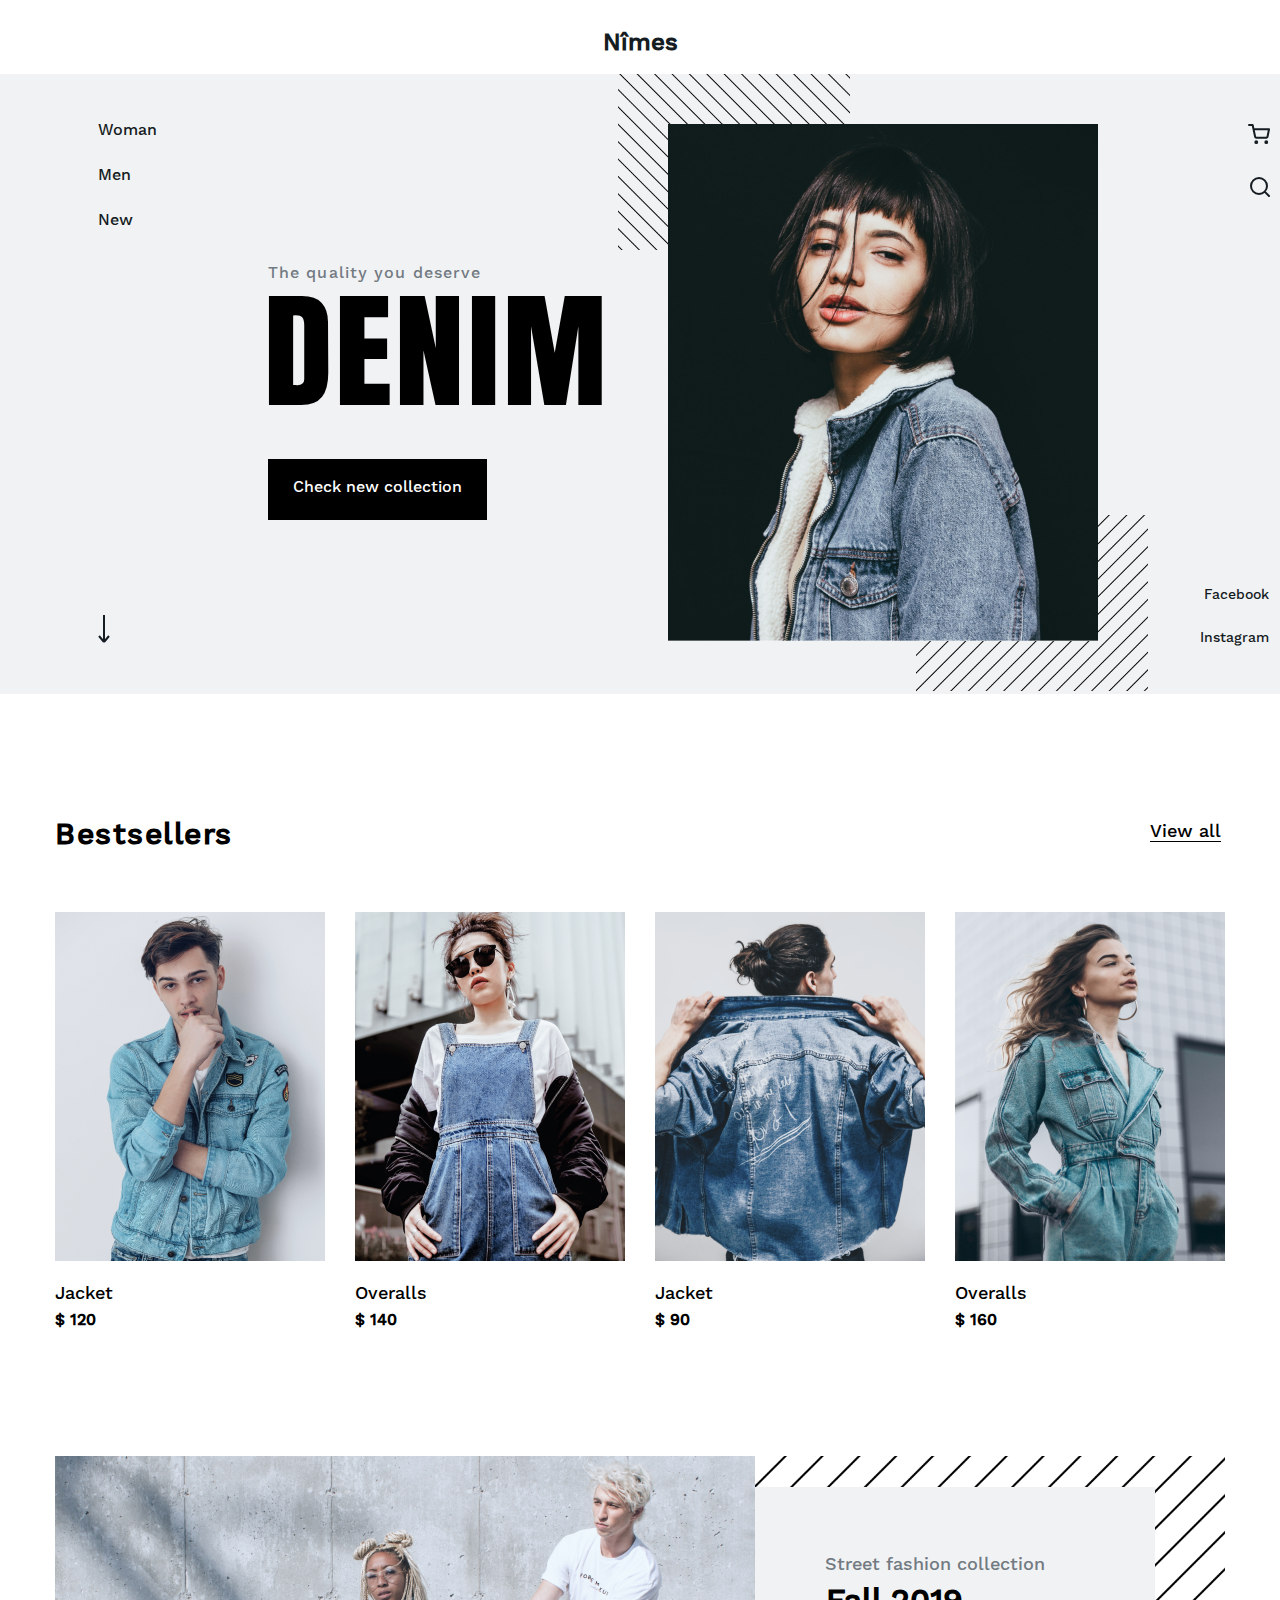
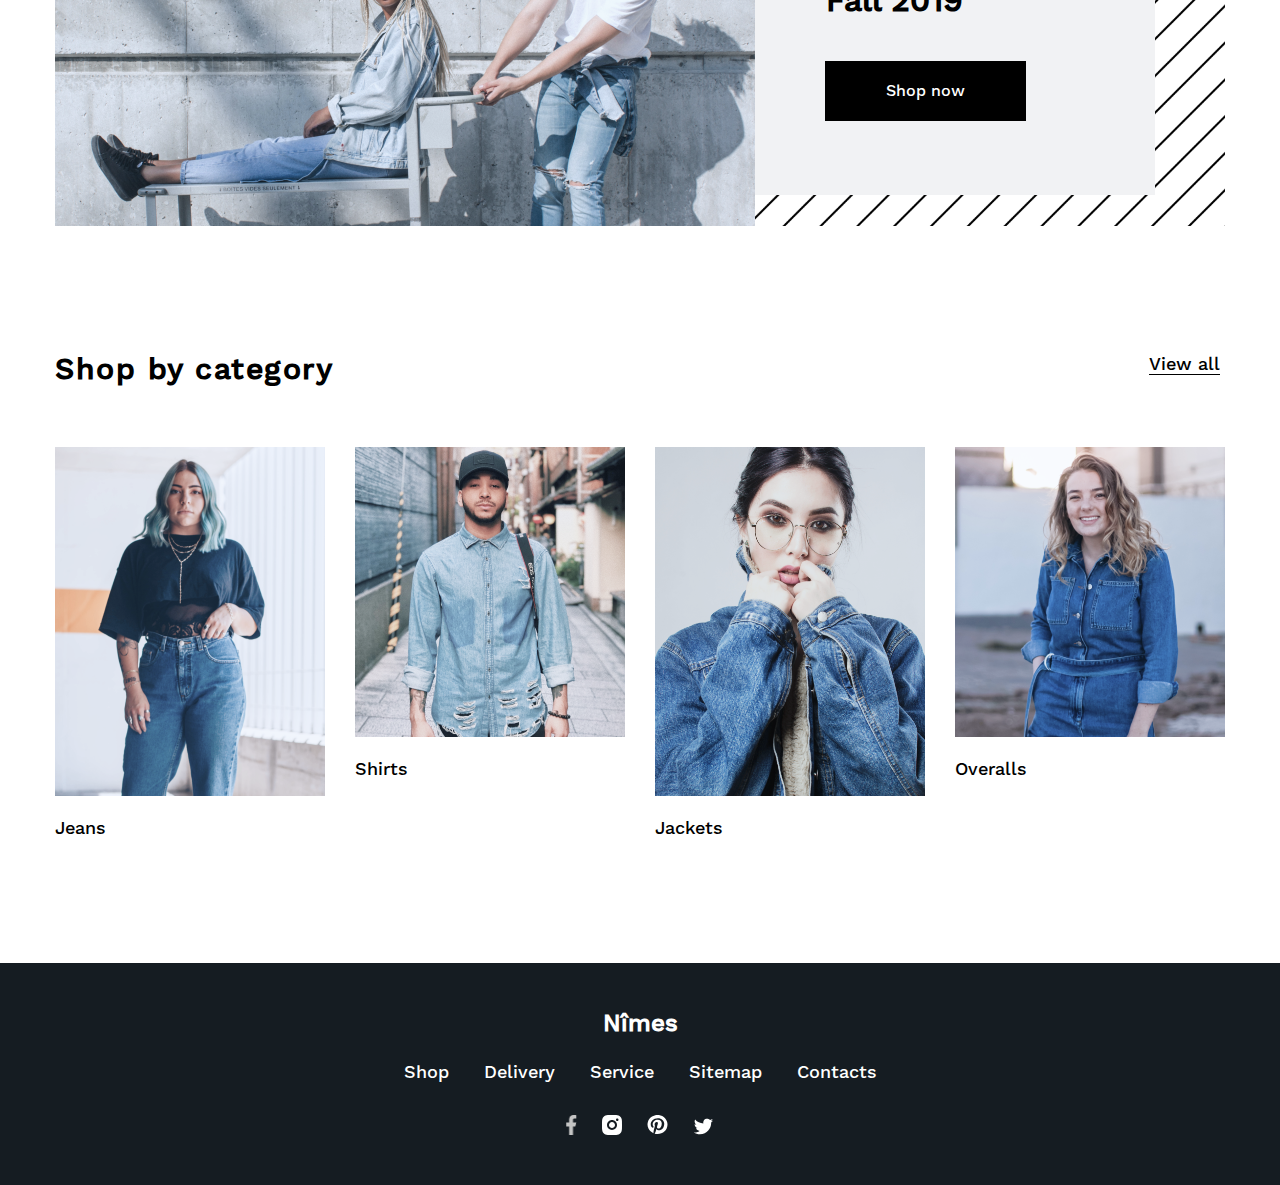
<file: index.html>
<!DOCTYPE html>
<html lang="ru">
  <link rel="stylesheet" href="stylesheet.css" />
  <head>
    <title>Макет №1</title>
  </head>
  <body>
    <header>
      <div>
        <h1 class="underheader">Nîmes</h1>
      </div>
      <div class="rezin">
        <div class="row main-header">
          <div class="floatted menu-block">
            <div>
              <ul class="head-padding">
                <li class="link-padd">
                  <a href="catalog.html" class="goodlinks">Woman</a>
                </li>
                <li class="link-padd">
                  <a href="catalog.html" class="goodlinks">Men</a>
                </li>
                <li><a href="catalog.html" class="goodlinks">New</a></li>
              </ul>
            </div>
            <div class="arrow-down">
              <img
                src="img/downarrow.svg"
                class="head-pic"
                width="12"
                height="29"
              />
            </div>
          </div>
          <div class="floatted btn-block">
            <div class="small-text">The quality you deserve</div>
            <div class="logo-text">DENIM</div>
            <form>
              <button><a href="catalog.html">Check new collection </a></button>
            </form>
          </div>
          <div class="floatted">
            <div class="portrait">
              <img
                src="img/matheus-ferrero-G1T-uv4n31U-unsplash.jpg"
                width="430"
                height="517"
              />
            </div>
          </div>
          <div class="floatted rigth-side">
            <div class="rigth-pic">
              <img src="img/cart.svg" style="padding-bottom: 30px;" />
              <img src="img/search.svg" style="padding-left: 2px;" />
            </div>
            <div class="socials">
              <ul>
                <li class="link-padd">
                  <a href="#" class="goodlinks">Facebook</a>
                </li>
                <li><a href="#" class="goodlinks">Instagram</a></li>
              </ul>
            </div>
          </div>
        </div>
      </div>
    </header>
    <main>
      <section class="content">
        <div class="row pd-bot">
          <div class="floatted"><h3>Bestsellers</h3></div>
          <div class="floatted rigth-link1">
            <a href="catalog.html" class="links">View all</a>
          </div>
        </div>
        <div class="row">
          <div class="floatted pd">
            <img
              src="img/jacket1.png"
              alt="jacket1.png"
              width="270"
              height="349"
            />
            <div class="products"><a href="productcard.html">Jacket</a></div>
            <div class="price">$ 120</div>
          </div>
          <div class="floatted pd">
            <img
              src="img/overals1.png"
              alt="overals1.png"
              width="270"
              height="349"
            />
            <div class="products"><a href="productcard.html">Overalls</a></div>
            <div class="price">$ 140</div>
          </div>
          <div class="floatted pd">
            <img
              src="img/jacket2.png"
              alt="jacket2.png"
              width="270"
              height="349"
            />
            <div class="products"><a href="productcard.html">Jacket</a></div>
            <div class="price">$ 90</div>
          </div>
          <div class="floatted">
            <img
              src="img/overals2.png"
              alt="overals2.png"
              width="270"
              height="349"
            />
            <div class="products"><a href="productcard.html">Overalls</a></div>
            <div class="price">$ 160</div>
          </div>
        </div>
      </section>
      <section class="content">
        <div class="row">
          <div class="adv">
            <div class="floatted">
              <img
                src="img/advpic.png"
                alt="advpic.png"
                width="700"
                height="370"
              />
            </div>
            <div class="floatted adv-outer">
              <div class="adv-inner">
                <div class="small-adv-text">Street fashion collection</div>
                <div class="adv-text">Fall 2019</div>
                <form>
                  <button class="shop-btn"><a href="catalog.html">Shop now </a></button>
                </form>
              </div>
            </div>
          </div>
        </div>
      </section>
      <section class="content">
        <div class="row pd-bot">
          <div class="floatted"><h3>Shop by category</h3></div>
          <div class="floatted rigth-link2">
            <a href="catalog.html" class="links">View all</a>
          </div>
        </div>
        <div class="row">
          <div class="floatted pd">
            <img src="img/jeans.png" alt="jeans.png" width="270" height="349" />
            <div class="products pd-bot2"><a href="catalog.html">Jeans</a></div>
          </div>
          <div class="floatted pd">
            <img
              src="img/shirts.png"
              alt="shirts.png"
              width="270"
              height="290"
            />
            <div class="products"><a href="catalog.html">Shirts</a></div>
          </div>
          <div class="floatted pd">
            <img
              src="img/jackets.png"
              alt="jackets.png"
              width="270"
              height="349"
            />
            <div class="products"><a href="catalog.html">Jackets</a></div>
          </div>
          <div class="floatted">
            <img
              src="img/overalls.png"
              alt="overalls.png"
              width="270"
              height="290"
            />
            <div class="products"><a href="catalog.html">Overalls</a></div>
          </div>
        </div>
      </section>
    </main>
    <footer>
      <div>
        <h4>Nîmes</h4>
      </div>
      <div>
        <ul class="footer-menu">
          <li><a href="#" class="footer-text">Shop</a></li>
          <li><a href="#" class="footer-text">Delivery</a></li>
          <li><a href="#" class="footer-text">Service</a></li>
          <li><a href="#" class="footer-text">Sitemap</a></li>
          <li><a href="#" class="footer-text">Contacts</a></li>
        </ul>
      </div>
      <div
        class="center-align"
        style="padding-top: 34px; padding-bottom: 38px;"
      >
        <img src="img/facebook.png" width="10.94px" height="20px" />
        <img src="img/instagram.svg" width="20px" height="20px" />
        <img src="img/printest.svg" width="20.84px" height="20px" />
        <img src="img/tweeter.svg" width="20.38px" height="16.57px" />
      </div>
    </footer>
  </body>
</html>
</file>
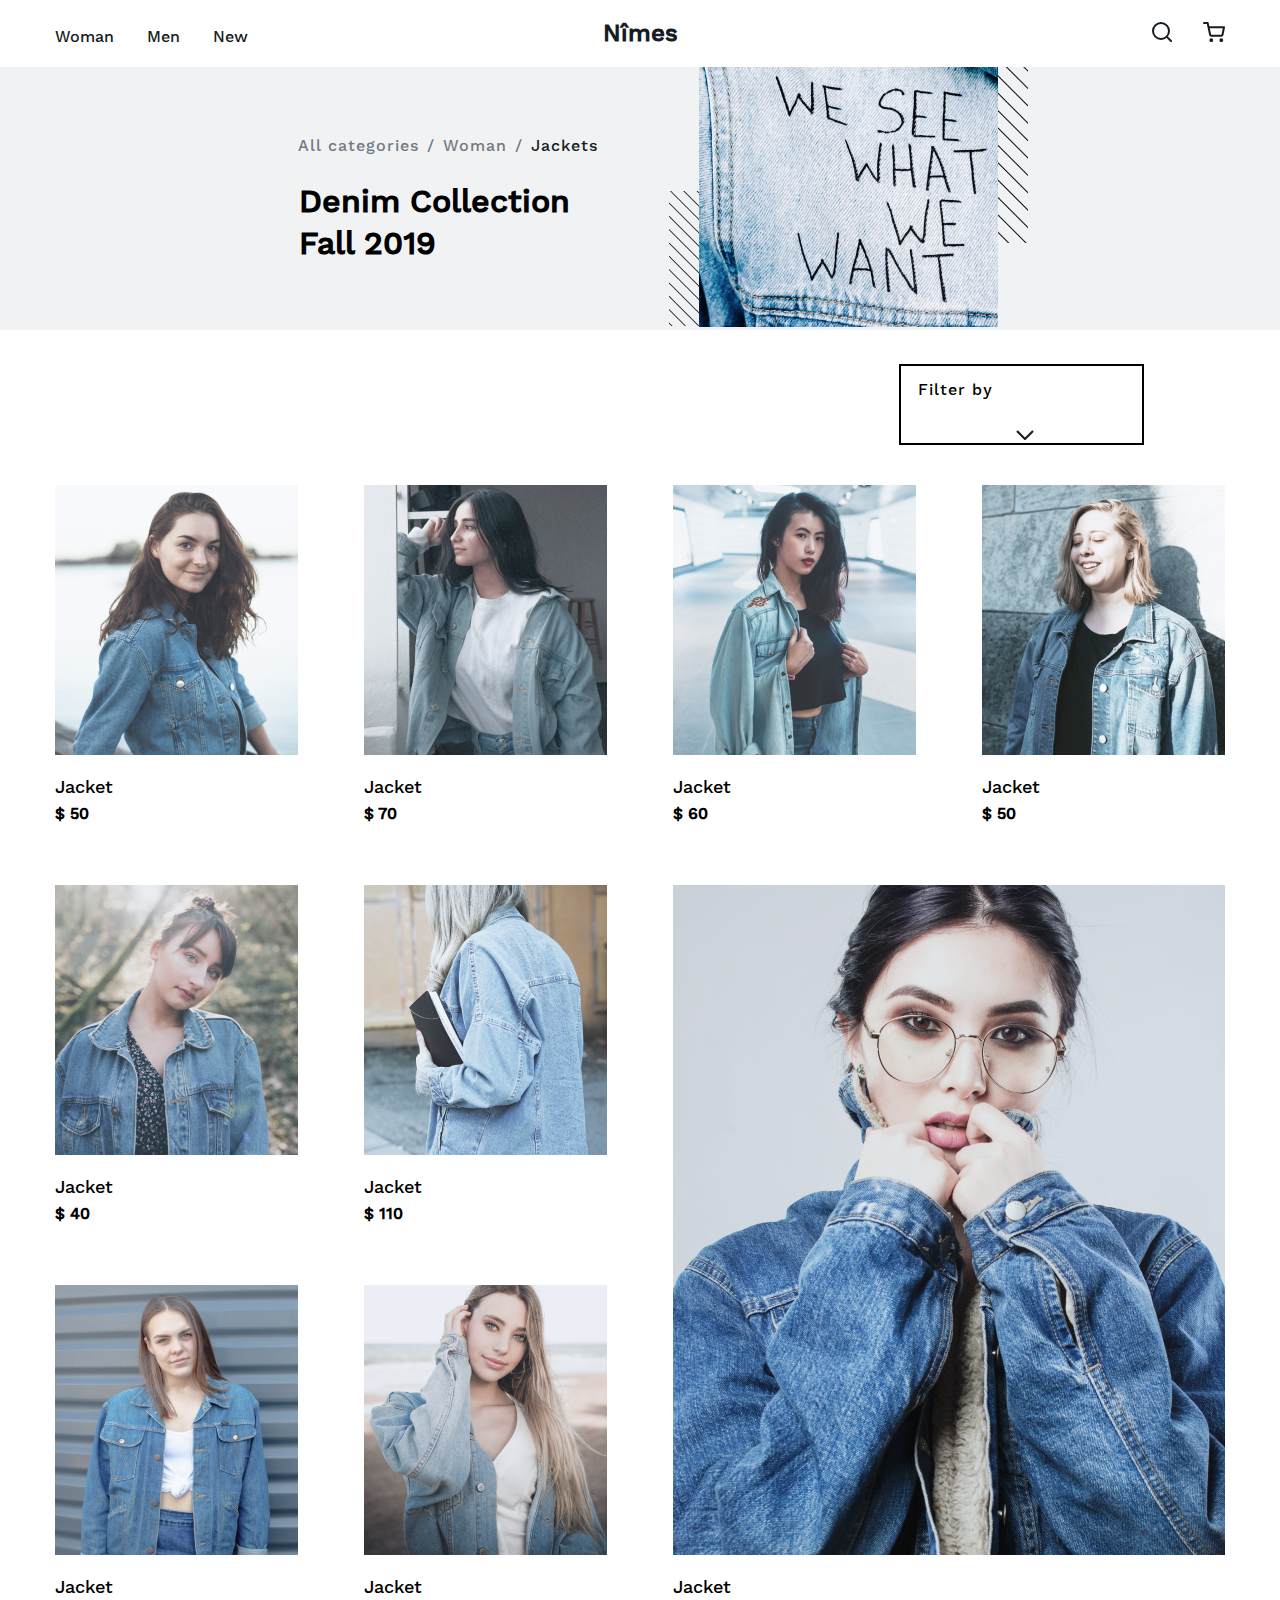
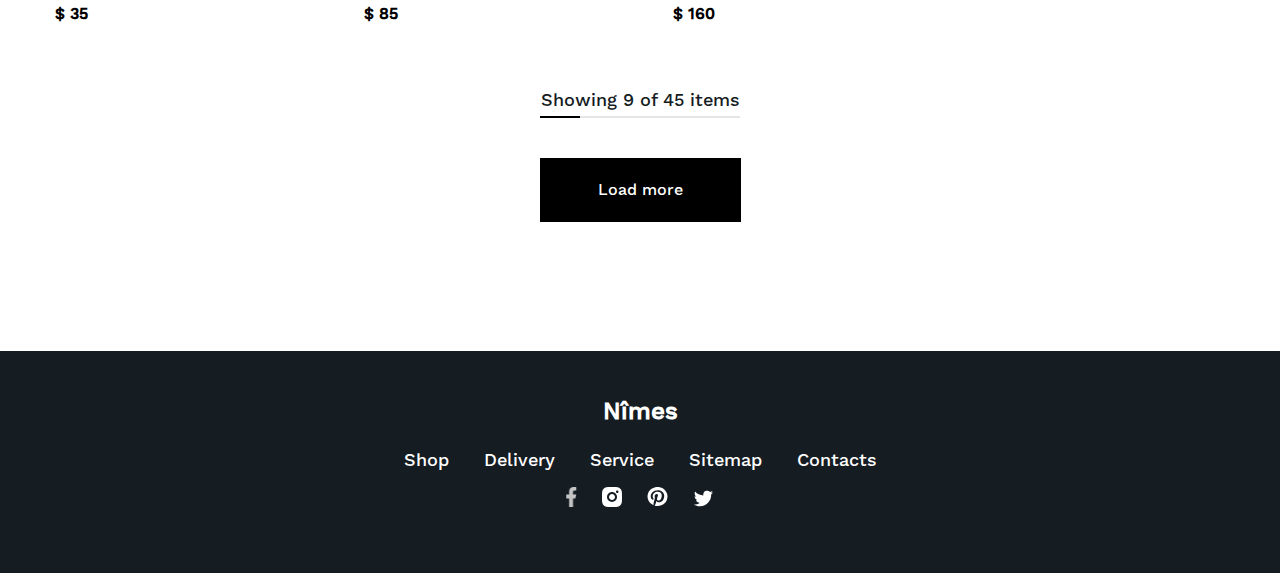
<file: catalog.html>
<!DOCTYPE html>
<html lang="ru">
  <link rel="stylesheet" href="stylesheet.css" />
  <head>
    <title>Макет №1</title>
  </head>
  <body>
    <header>
      <div class="centred ">
        <div class=" row underheader-margin">
          <div class="floatted ">
            <ul class="cat-menu-top">
              <li><a href="#" class="goodlinks">Woman</a></li>
              <li><a href="#" class="goodlinks">Men</a></li>
              <li><a href="#" class="goodlinks">New</a></li>
            </ul>
          </div>
          <div class="floatted">
            <div class="centred-title">
              <h1 class="underheader title-name">Nîmes</h1>
            </div>
          </div>
          <div class="floatted underheader-pic">
            <div class="floatted small-pic" style="padding-right: 31px;">
              <img src="img/search.svg" />
            </div>
            <div class="floatted small-pic">
              <img src="img/cart.svg" />
            </div>
          </div>
        </div>
      </div>
      <div class="rezin">
        <div class="row cat-header-main">
          <div class="floatted cat-header-main cat-left-side"></div>
          <div class="floatted cat-header-main left-block">
            <div>
              <ul class="row-links">
                <li>
                  <a href="index.html" class="goodlinks1">All categories</a>
                </li>
                <li class="goodlinks1">/</li>
                <li><a href="#" class="goodlinks1">Woman</a></li>
                <li class="goodlinks1">/</li>
                <li><a href="#" class="goodlinks">Jackets</a></li>
              </ul>
            </div>
            <div class="adv-text cat-text">
              <div class="cat-text">Denim Collection</div>
              <div class="cat-text">Fall 2019</div>
            </div>
          </div>
          <div class="floatted ">
            <div class="jacket-pic">
              <img
                src="img/headpic.png"
                width="299"
                height="260"
                class="cat-front-pic"
              />
            </div>
          </div>
          <div class="floatted cat-header-main cat-rigth-side"></div>
        </div>
      </div>
    </header>
    <main>
      <section>
        <div class="menu-row">
          <div class="fmenu">
            <div class="row border-row">
              <div class="floatted filter-by ">Filter by</div>
              <div class="floatted farrow1 ">
                <div class="points ">
                  <div class="border-row1">
                    <div class="row ">
                      <div class="floatted price-row">Price</div>
                      <div class="floatted farrow2">
                        <div class="price-block">
                          <div class="row ">
                            <div class="thumb1 floatted">
                              <input type="range" />
                            </div>
                            <div class="thumb2 floatted">
                              <input type="range" />
                            </div>
                          </div>
                          <div class="price-slide row ">
                            <div class="slider-price1  floatted">$ 40</div>
                            <div class="slider-price2  floatted">$ 240</div>
                          </div>
                        </div>
                      </div>
                    </div>
                  </div>
                  <div class="border-row1">
                    <div class="row ">
                      <div class="floatted  color-row ">Color</div>
                      <div class="floatted farrow3">
                        <div class="color-block ">
                          <div class="circle-choise1">
                            <div class="circle1 color1"></div>
                          </div>
                          <div class="circle-choise2">
                            <div class="circle1 color2"></div>
                          </div>
                          <div class="circle-choise3">
                            <div class="circle1 color3"></div>
                          </div>
                          <div class="circle-choise4">
                            <div class="circle1 color4"></div>
                          </div>
                          <div class="circle-choise5">
                            <div class="circle1 color5"></div>
                          </div>
                          <div class="circle-choise6">
                            <div class="circle1 color6"></div>
                          </div>
                        </div>
                      </div>
                    </div>
                  </div>
                  <div class="border-row1">
                    <div class="row">
                      <div class="floatted collection-row">Collection</div>
                      <div class="floatted farrow4">
                        <div class="collection-block">
                          <div class="row ">
                            <div class="floatted collection-pd">Casual</div>
                            <div class="floatted collection-pd">Petite</div>
                          </div>
                          <div class="row ">
                            <div class="floatted collection-pd" collection-pd>
                              Classic
                            </div>
                            <div class="floatted collection-pd">Soulluxe</div>
                          </div>
                        </div>
                      </div>
                    </div>
                  </div>
                  <div class="fmenu-pd"></div>
                  <div class="apply">Apply (9 products)</div>
                  <div class="clear-all">Clear all</div>
                </div>
              </div>
            </div>
          </div>
        </div>
        <div class="cat-content">
          <div class="row">
            <div class="floatted cat-pd">
              <img
                src="img/jack1.png"
                alt="jacket1.png"
                width="243"
                height="270"
              />
              <div class="products"><a href="productcard.html">Jacket</a></div>
              <div class="price">$ 50</div>
            </div>

            <div class="floatted cat-pd">
              <img
                src="img/jack2.png"
                alt="jacket1.png"
                width="243"
                height="270"
              />
              <div class="products"><a href="productcard.html">Jacket</a></div>
              <div class="price">$ 70</div>
            </div>

            <div class="floatted cat-pd">
              <img
                src="img/jack3.png"
                alt="jacket1.png"
                width="243"
                height="270"
              />
              <div class="products"><a href="productcard.html">Jacket</a></div>
              <div class="price">$ 60</div>
            </div>

            <div class="floatted">
              <img
                src="img/jack4.png"
                alt="jacket1.png"
                width="243"
                height="270"
              />
              <div class="products"><a href="productcard.html">Jacket</a></div>
              <div class="price">$ 50</div>
            </div>
          </div>
          <div class="row">
            <div class="floatted">
              <div class="row">
                <div class="floatted cat-pd">
                  <img
                    src="img/jack5.png"
                    alt="jacket1.png"
                    width="243"
                    height="270"
                  />
                  <div class="products">
                    <a href="productcard.html">Jacket</a>
                  </div>
                  <div class="price">$ 40</div>
                </div>

                <div class="floatted cat-pd">
                  <img
                    src="img/jack6.png"
                    alt="jacket1.png"
                    width="243"
                    height="270"
                  />
                  <div class="products">
                    <a href="productcard.html">Jacket</a>
                  </div>
                  <div class="price">$ 110</div>
                </div>
              </div>
              <br />

              <div class="row">
                <div class="floatted cat-pd">
                  <img
                    src="img/jack7.png"
                    alt="jacket1.png"
                    width="243"
                    height="270"
                  />
                  <div class="products">
                    <a href="productcard.html">Jacket</a>
                  </div>
                  <div class="price">$ 35</div>
                </div>

                <div class="floatted cat-pd">
                  <img
                    src="img/jack8.png"
                    alt="jacket1.png"
                    width="243"
                    height="270"
                  />
                  <div class="products">
                    <a href="productcard.html">Jacket</a>
                  </div>
                  <div class="price">$ 85</div>
                </div>
              </div>
            </div>

            <div class="floatted">
              <img
                src="img/jack9.png"
                alt="jacket1.png"
                width="552"
                height="670"
              />
              <div class="products"><a href="productcard.html">Jacket</a></div>
              <div class="price">$ 160</div>
            </div>
          </div>
        </div>
      </section>

      <div>
        <div class="scroll">
          Showing 9 of 45 items
          <div class="thumb3">
            <input type="range" min="0" max="5" step="1" value="0" />
          </div>
        </div>
      </div>
      <div class="cat-content">
        <form>
          <button class="load-btn"><a href="#">Load more </a></button>
        </form>
      </div>
    </main>
    <footer>
      <div>
        <h4>Nîmes</h4>
      </div>
      <div>
        <ul class="footer-menu">
          <li><a href="#" class="footer-text">Shop</a></li>
          <li><a href="#" class="footer-text">Delivery</a></li>
          <li><a href="#" class="footer-text">Service</a></li>
          <li><a href="#" class="footer-text">Sitemap</a></li>
          <li><a href="#" class="footer-text">Contacts</a></li>
        </ul>
      </div>
      <div
        class="center-align"
        style="padding-top: 17.5px; padding-bottom: 38px;"
      >
        <img src="img/facebook.png" width="10.94px" height="20px" />
        <img src="img/instagram.svg" width="20px" height="20px" />
        <img src="img/printest.svg" width="20.84px" height="20px" />
        <img src="img/tweeter.svg" width="20.38px" height="16.57px" />
      </div>
    </footer>
  </body>
</html>
</file>
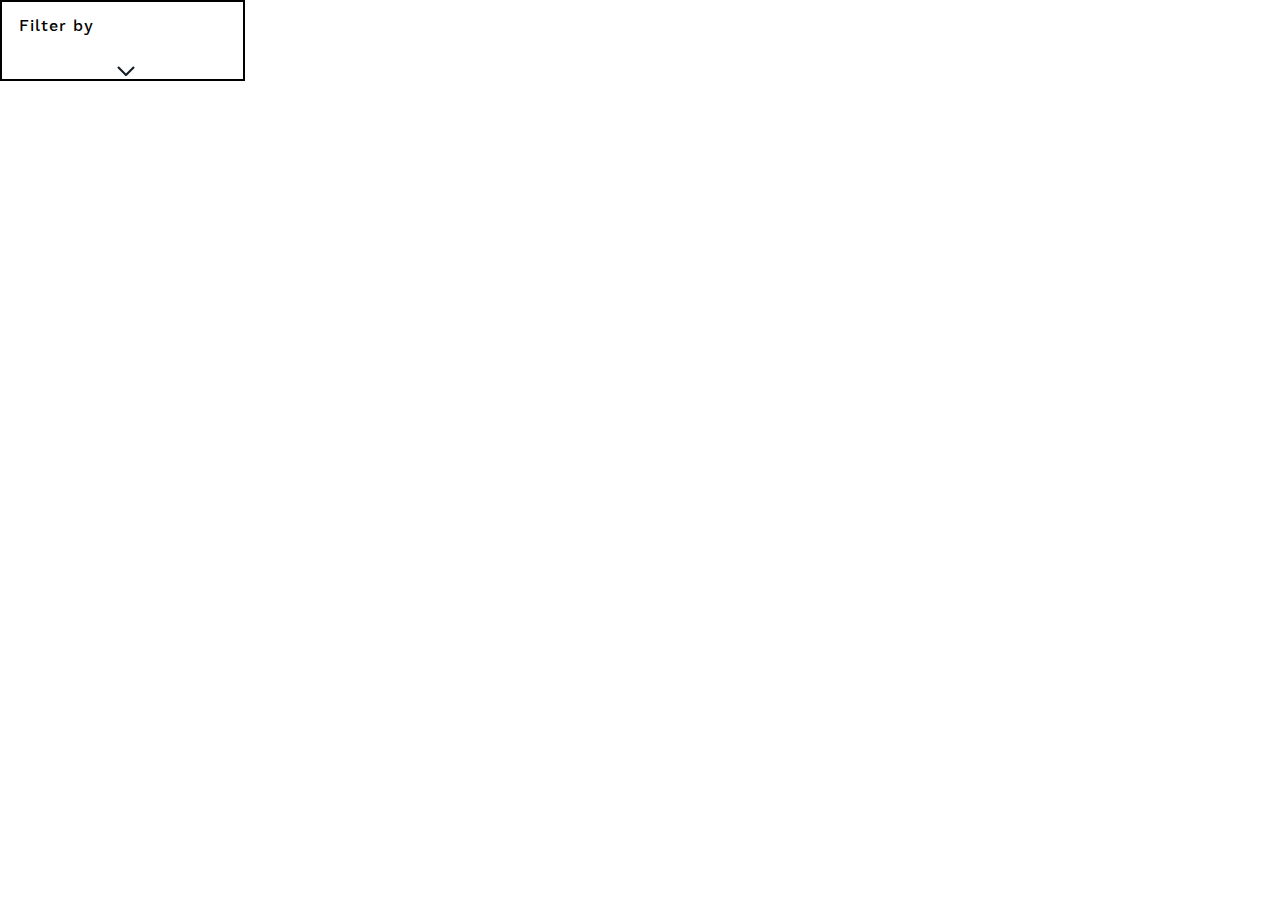
<file: fallenmenu.html>
<!DOCTYPE html>
<html lang="ru">
  <link rel="stylesheet" href="stylesheet.css" />
  <head>
    <meta charset="UTF-8" />
    <meta name="viewport" content="width=device-width, initial-scale=1.0" />
    <meta http-equiv="X-UA-Compatible" content="ie=edge" />
    <title>Document</title>
  </head>
  <body>
    <div class="fmenu">
      <div class="row border-row">
        <div class="floatted filter-by ">Filter by</div>
        <div class="floatted farrow1 ">
          <div class="points ">
            <div class="border-row1">
              <div class="row ">
                <div class="floatted price-row">Price</div>
                <div class="floatted farrow2">
                  <div class="price-block">
                    <div class="row ">
                      <div class="thumb1 floatted"><input type="range" /></div>
                      <div class="thumb2 floatted"><input type="range" /></div>
                    </div>
                    <div class="price-slide row ">
                      <div class="slider-price1  floatted">$ 40</div>
                      <div class="slider-price2  floatted">$ 240</div>
                    </div>
                  </div>
                </div>
              </div>
            </div>
            <div class="border-row1">
              <div class="row ">
                <div class="floatted  color-row ">Color</div>
                <div class="floatted farrow3">
                  <div class="color-block ">
                    <div class="circle-choise1">
                      <div class="circle1 color1"></div>
                    </div>
                    <div class="circle-choise2">
                      <div class="circle1 color2"></div>
                    </div>
                    <div class="circle-choise3">
                      <div class="circle1 color3"></div>
                    </div>
                    <div class="circle-choise4">
                      <div class="circle1 color4"></div>
                    </div>
                    <div class="circle-choise5">
                      <div class="circle1 color5"></div>
                    </div>
                    <div class="circle-choise6">
                      <div class="circle1 color6"></div>
                    </div>
                  </div>
                </div>
              </div>
            </div>
            <div class="border-row1">
              <div class="row">
                <div class="floatted collection-row">Collection</div>
                <div class="floatted farrow4">
                  <div class="collection-block">
                    <div class="row ">
                      <div class="floatted collection-pd">Casual</div>
                      <div class="floatted collection-pd">Petite</div>
                    </div>
                    <div class="row ">
                      <div class="floatted collection-pd" collection-pd>
                        Classic
                      </div>
                      <div class="floatted collection-pd">Soulluxe</div>
                    </div>
                  </div>
                </div>
              </div>
            </div>
            <div class="fmenu-pd"></div>
            <div class="apply">Apply (9 products)</div>
            <div class="clear-all">Clear all</div>
          </div>
        </div>
      </div>
    </div>
  </body>
</html>
</file>
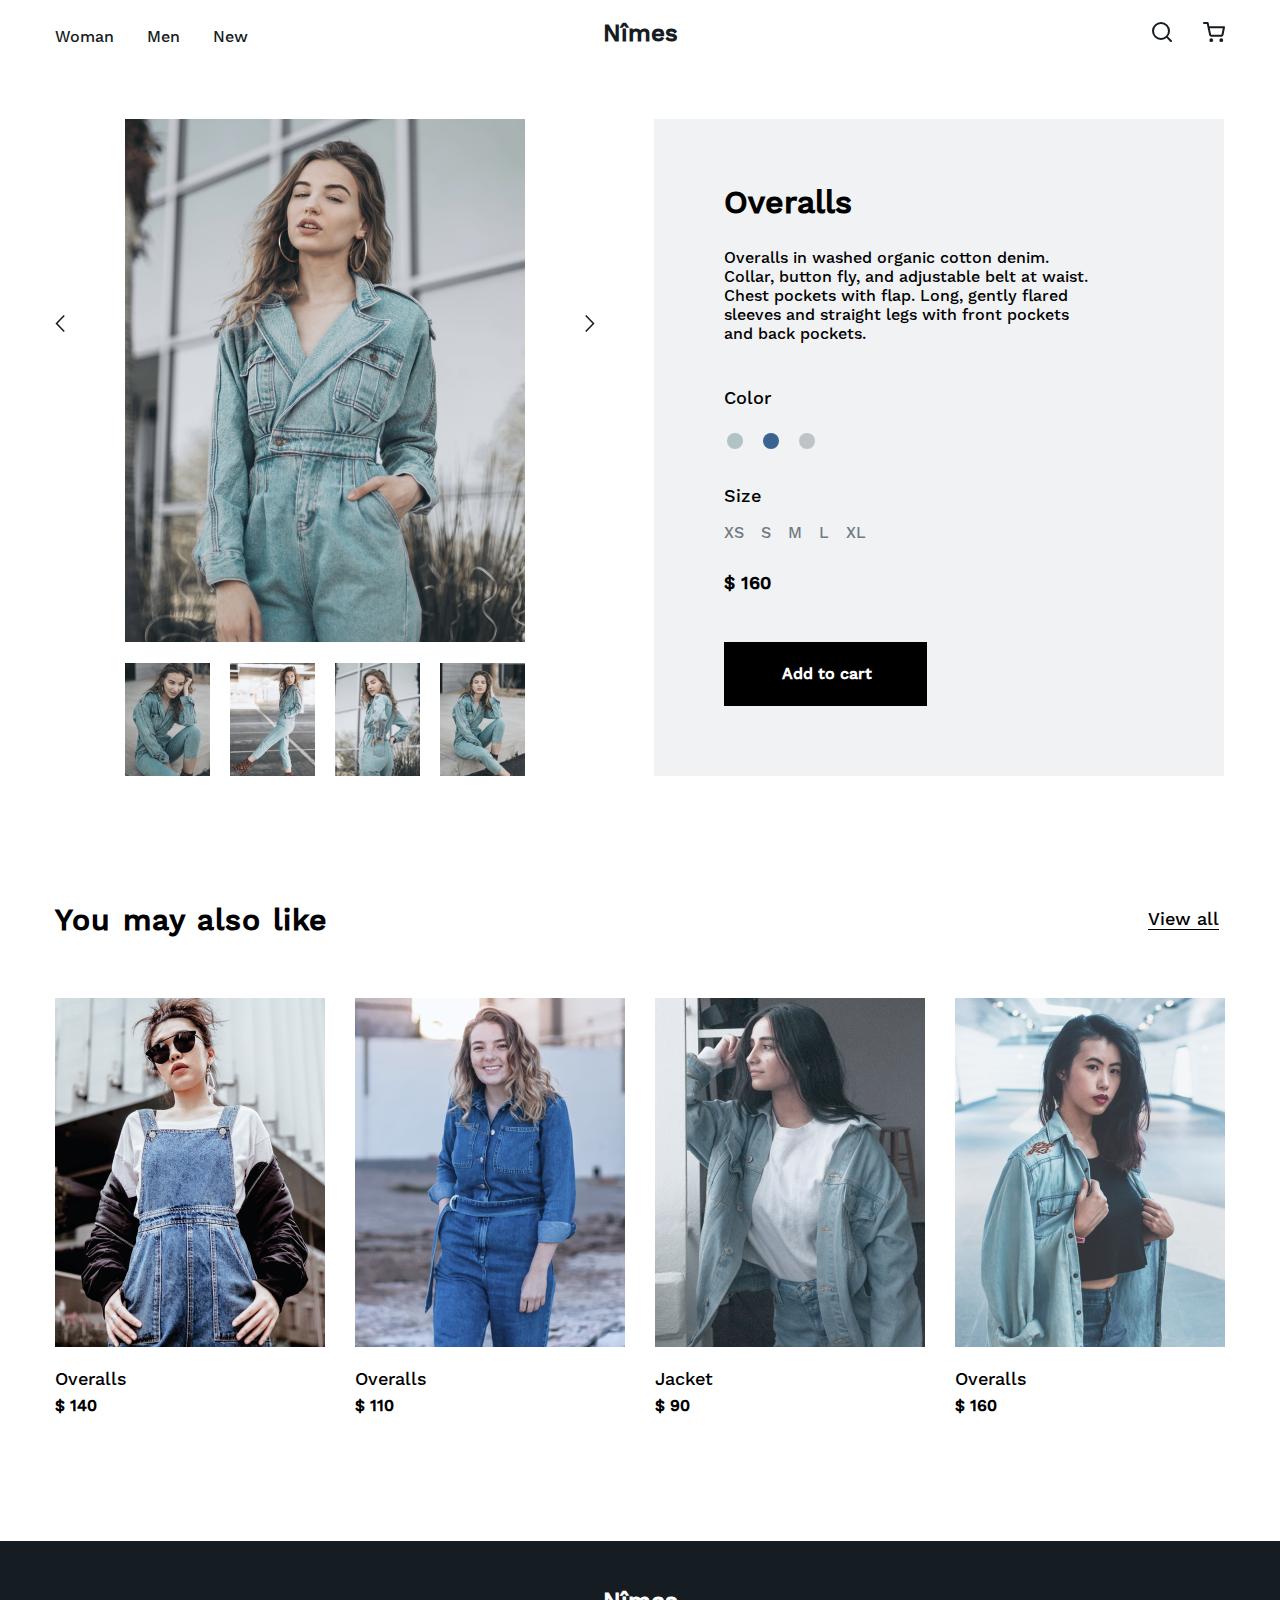
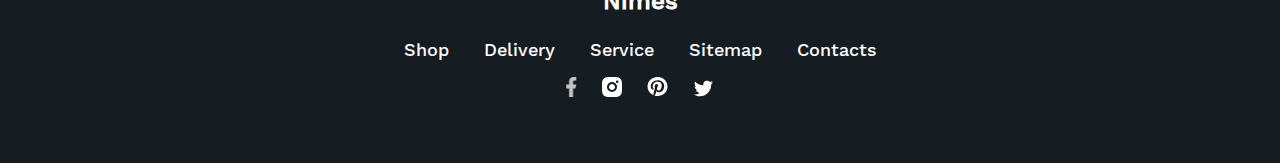
<file: productcard.html>
<!DOCTYPE html>
<html lang="ru">
  <link rel="stylesheet" href="stylesheet.css" />

  <head>
    <title>Макет №1</title>
  </head>

  <body>
    <header>
      <div class="centred ">
        <div class=" row underheader-margin">
          <div class="floatted ">
            <ul class="cat-menu-top">
              <li><a href="#" class="goodlinks">Woman</a></li>
              <li><a href="#" class="goodlinks">Men</a></li>
              <li><a href="#" class="goodlinks">New</a></li>
            </ul>
          </div>
          <div class="floatted">
            <div class="centred-title">
              <h1 class="underheader title-name">Nîmes</h1>
            </div>
          </div>
          <div class="floatted underheader-pic">
            <div class="floatted small-pic" style="padding-right: 31px;">
              <img src="img/search.svg" />
            </div>
            <div class="floatted small-pic">
              <img src="img/cart.svg" />
            </div>
          </div>
        </div>
      </div>
    </header>
    <main>
      <section class="product-content">
        <div class="row ">
          <div class="floatted product-gallery ">
            <div class="row">
              <div class=" floatted left-arrow">
                <img src="img/left.svg" alt="" height="21" width="10" />
              </div>
              <div class="floatted">
                <img
                  src="img/overalls-big.png"
                  alt=""
                  width="400"
                  height="523"
                />
              </div>
              <div class=" floatted rigth-arrow">
                <img src="img/right.svg" alt="" height="21" width="10" />
              </div>
            </div>
            <div class="product-pic-line row">
              <div class="floatted">
                <img
                  src="img/overalls-small1.png"
                  alt=""
                  height="113"
                  width="85"
                />
              </div>
              <div class="floatted">
                <img
                  src="img/overalls-small2.png"
                  alt=""
                  height="113"
                  width="85"
                />
              </div>
              <div class="floatted">
                <img
                  src="img/overalls-small3.png"
                  alt=""
                  height="113"
                  width="85"
                />
              </div>
              <div class="floatted">
                <img
                  src="img/overalls-small4.png"
                  alt=""
                  height="113"
                  width="85"
                />
              </div>
            </div>
          </div>
          <div class="floatted product-discription">
            <h5>Overalls</h5>
            <p>
              Overalls in washed organic cotton denim. Collar, button fly, and
              adjustable belt at waist. Chest pockets with flap. Long, gently
              flared sleeves and straight legs with front pockets and back
              pockets.
            </p>
            <div class="color-block-pc">
              <div class="product-option">Color</div>
              <div class="product-card-color-block ">
                <div class="circle-choise1">
                  <div class="circle1 color1"></div>
                </div>
                <div class="circle-choise2">
                  <div class="circle1 color2"></div>
                </div>
                <div class="circle-choise3">
                  <div class="circle1 color3"></div>
                </div>
              </div>
            </div>
            <div class="size-block">
              <div class="product-option">Size</div>
              <ul>
                <li>XS</li>
                <li>S</li>
                <li>M</li>
                <li>L</li>
                <li>XL</li>
              </ul>
            </div>
            <div class="product-card-price">$ 160</div>
            <div>
              <div class="cat-content">
                <form>
                  <button class="add-to-cart">
                    <a href="#">Add to cart </a>
                  </button>
                </form>
              </div>
            </div>
          </div>
        </div>
      </section>

      <section class="content">
        <div class="row product-card-bottom">
          <div class="floatted product-card" >
            <h6>You may also like</h6>
          </div>
          <div class="floatted rigth-link1">
            <a href="catalog.html" class="links">View all</a>
          </div>
        </div>
        <div class="row">
          <div class="floatted pd">
            <img
              src="img/overals1.png"
              alt="overals1.png"
              width="270"
              height="349"
            />
            <div class="products"><a href="productcard.html">Overalls</a></div>
            <div class="price">$ 140</div>
          </div>
          <div class="floatted pd">
            <img
              src="img/overals3.png"
              alt="overals3.png"
              width="270"
              height="349"
            />
            <div class="products"><a href="productcard.html">Overalls</a></div>
            <div class="price">$ 110</div>
          </div>
          <div class="floatted pd">
            <img
              src="img/jacket4.png"
              alt="jacket4.png"
              width="270"
              height="349"
            />
            <div class="products"><a href="productcard.html">Jacket</a></div>
            <div class="price">$ 90</div>
          </div>
          <div class="floatted">
            <img
              src="img/jacket5.png"
              alt="jacket5.png"
              width="270"
              height="349"
            />
            <div class="products"><a href="productcard.html">Overalls</a></div>
            <div class="price">$ 160</div>
          </div>
        </div>
        <div class="product-card-bt"></div>
      </section>
    </main>
    <footer>
      <div>
        <h4>Nîmes</h4>
      </div>
      <div>
        <ul class="footer-menu">
          <li><a href="#" class="footer-text">Shop</a></li>
          <li><a href="#" class="footer-text">Delivery</a></li>
          <li><a href="#" class="footer-text">Service</a></li>
          <li><a href="#" class="footer-text">Sitemap</a></li>
          <li><a href="#" class="footer-text">Contacts</a></li>
        </ul>
      </div>
      <div
        class="center-align"
        style="padding-top: 17.5px; padding-bottom: 38px;"
      >
        <img src="img/facebook.png" width="10.94px" height="20px" />
        <img src="img/instagram.svg" width="20px" height="20px" />
        <img src="img/printest.svg" width="20.84px" height="20px" />
        <img src="img/tweeter.svg" width="20.38px" height="16.57px" />
      </div>
    </footer>
  </body>
</html>
</file>
<file: stylesheet.css>
html,
body,
div,
span,
applet,
object,
iframe,
h1,
h2,
h3,
h4,
h5,
h6,
p,
blockquote,
pre,
a,
abbr,
acronym,
address,
big,
cite,
code,
del,
dfn,
em,
img,
ins,
kbd,
q,
s,
samp,
small,
strike,
strong,
sub,
sup,
tt,
var,
b,
u,
i,
center,
dl,
dt,
dd,
ol,
ul,
li,
fieldset,
form,
label,
legend,
table,
caption,
tbody,
tfoot,
thead,
tr,
th,
td,
article,
aside,
canvas,
details,
embed,
figure,
figcaption,
footer,
header,
hgroup,
menu,
nav,
output,
ruby,
section,
summary,
time,
mark,
audio,
video {
  margin: 0;
  padding: 0;
  border: 0;
  font-size: 100%;
  font: inherit;
  vertical-align: baseline;
}

article,
aside,
details,
figcaption,
figure,
footer,
header,
hgroup,
menu,
nav,
section {
  display: block;
}
body {
  line-height: 1;
}
ol,
ul {
  list-style: none;
}
blockquote,
q {
  quotes: none;
}
blockquote:before,
blockquote:after,
q:before,
q:after {
  content: "";
  content: none;
}
table {
  border-collapse: collapse;
  border-spacing: 0;
}

body {
  background-color: white;
  width: 100%;
  margin: 0 auto;
  font-family: Work sans;
}
@font-face {
  font-family: "Work Sans"; /* название одно */
  src: url("fonts/WorkSans-Medium.otf"); /* разные файлы */
  font-weight: 400; /* разная плотность */
  font-style: normal;
}
@font-face {
  font-family: "Anton"; /* название одно */
  src: url("fonts/Antonregular.ttf"); /* разные файлы */
  font-weight: 400; /* разная плотность */
  font-style: normal;
}

header {
  font-weight: 500;
  /* margin: 0 auto; */
  width: 100%;
}
.main-header {
  background-color: #f1f2f4;
  height: 617px;
}
.small-text {
  font-size: 16px;
  color: #727a82;
  padding-top: 191px;
  padding-left: 5px;
  letter-spacing: 1.1px;
}

.row :after {
  visibility: hidden;
  display: block;
  font-size: 0;
  content: " ";
  clear: both;
  height: 0;
}
.row {
  display: inline-block;
  /* margin: 0 auto; */
}
/* start commented backslash hack \*/
h3 {
  text-align: left;
  font-size: 30px;
  font-weight: 900;
  margin: 0px;
  padding-right: 800px;
  letter-spacing: 1.5px;
}
h4 {
  text-align: center;
  font-size: 24px;
  font-weight: 800;
  color: #ffffff;
  margin: 0px;
  padding-top: 48px;
  padding-bottom: 28px;
}

section {
  margin: 0 auto;
}

.goodlinks,
.goodlinks1,
.goodlinks-two,
.footer-text,
button a {
  text-decoration: none;
}

.goodlinks {
  color: #151c22;
}
.goodlinks1 {
  color: #727a82;
}

.goodlinks-two {
  color: #ffffff;
}

footer {
  background-color: #151c22;
  min-height: 222px;
}
.underheader {
  background-color: white;
  text-align: center;
  color: #151c22;
  font-size: 24px;
  font-weight: 800;
  padding-top: 30px;
  padding-bottom: 20px;
}

ul {
  list-style-type: none;
}

.cat-header-main {
  background-color: #f1f2f4;
  height: 260px;
  /* width:100% ; */
  /* растягивает на всю ширину */
}

.footer-menu {
  color: #ffffff;
  text-align: center;
}
.footer-menu li {
  display: inline;
  padding-left: 15px;
  padding-right: 15px;
}
.row-links li {
  display: inline-block;
  padding-top: 71px;
  font-size: 16px;
  letter-spacing: 1px;
  padding-right: 3px;
}

.footer-text {
  color: #ffffff;
  font-size: 18px;
  font-weight: 500;
}
.center-align {
  text-align: center;
}

.content {
  margin-top: 125px;
  max-width: 1170px;
}

.floatted {
  float: left;
  height: 100%;
}

.head-padding {
  padding-left: 98px;
  padding-top: 48px;
  padding-right: 106px;
  margin-top: 0px;
  font-size: 16px;
  position: absolute;
}
.head-pic {
  padding-left: 98px;
  padding-bottom: 50px;
}
.logo-text {
  font-size: 140px;
  line-height: 96px;
  font-family: Anton;
  padding-left: 0px;
  padding-top: 20px;
  font-stretch: normal;
  letter-spacing: 1px;
}
button {
  padding: 0;
  border: none;
  font: inherit;
  color: inherit;
  padding-top: 20px;
  padding-bottom: 25px;
  padding-left: 25px;
  padding-right: 25px;
  margin-top: 62px;
  margin-left: 5px;
  background-color: black;
}
button a {
  color: white;
  font-size: 16px;
}

.load-btn {
  padding: 0;
  padding-top: 24px;
  padding-bottom: 24px;
  padding-left: 58px;
  padding-right: 58px;
  display: block;
  margin-left: auto;
  margin-right: auto;
  margin-top: 38px;
  margin-bottom: 129px;
}

.rigth-side {
  width: 218px;
  position: relative;
}
.cat-rigth-side {
  width: 338px;
}
.adv-text {
  font-size: 32px;
  font-weight: 600;
  padding-top: 11px;
  padding-left: 1px;
}
.small-adv-text {
  font-size: 18px;
  color: #727a82;
  padding-top: 68px;
}
.adv-inner {
  background-color: #f1f2f4;
  width: 330px;
  height: 308px;
  margin-top: 31px;
  margin-bottom: 31px;
  padding-left: 70px;
}
.adv-outer {
  width: 470px;
  height: 370px;
  background-image: url(img/diag.png);
  background-size: cover;
  background-repeat: no-repeat;
}
.shop-btn {
  padding-left: 61px;
  padding-right: 61px;
  padding-top: 22px;
  padding-bottom: 22px;
  margin-top: 45px;
  margin-left: 0px;
}
.products {
  font-size: 18px;
  padding-top: 20px;
}
.price {
  font-weight: 600;
  font-size: 16px;
  padding-top: 10px;
}

.links {
  color: black;
  font-weight: 500;
  font-size: 18px;
  text-align: right;
  text-decoration: none;
  border-bottom: 1.5px solid black;
}

.links:hover {
  border-bottom: 1.5px solid rgb(79, 112, 219);
}

.cat-pic-block {
  width: 359px;
}
.menu-block {
  min-width: 263px;
  position: relative;
}
.cat-left-side {
  width: 298px;
}
.btn-block {
  width: 355px;
}
.left-block {
  width: 371px;
}
.link-padd {
  padding-bottom: 29px;
}
.rigth-pic {
  margin-right: 98px;
  margin-top: 50px;
  margin-left: 100px;
}
.socials {
  font-size: 14px;
  left: 52px;
  top: 513px;
  position: absolute;
  text-align: right;
}

.pd {
  padding-right: 30px;
}
.cat-pd {
  padding-right: 66px;
  padding-bottom: 60px;
  /* потом поправить на 66px */
}
.rigth-link1 {
  margin-left: 117px;
  line-height: 23px;
}
.rigth-link2 {
  margin-left: 16px;
  line-height: 19px;
}
.pd-bot {
  padding-bottom: 60px;
}
.pd-bot2 {
  padding-bottom: 123px;
}

.scroll {
  font-size: 18px;
  color: #151c22;
  text-align: center;
  padding-top: 3px;
}

.arrow-down {
  position: absolute;
  width: 100%;
  top: 541px;
}
.portrait {
  padding: 50px;
  position: relative;
  z-index: 10;
}
.portrait::before,
.portrait::after {
  content: "";
  width: 232px;
  height: 176px;
  background-repeat: no-repeat;
  position: absolute;
  z-index: -1;
}

.portrait::before {
  background-image: url(img/mdiag1.png);
  top: 0px;
  left: 0px;
}
.portrait::after {
  background-image: url(img/mdiag2.png);
  bottom: 3px;
  right: 0px;
  visibility: visible;
}

.jacket-pic {
  padding-top: 0px;
  padding-bottom: 0px;
  padding-left: 30px;
  padding-right: 30px;
  position: relative;
  z-index: 10;
}
.jacket-pic::before,
.jacket-pic::after {
  content: "";
  width: 232px;
  height: 176px;
  z-index: -1;
  background-repeat: no-repeat;
  position: absolute;
}

.jacket-pic::before {
  background-image: url(img/diag1.png);
  bottom: -37px;
  left: 0px;
}
.jacket-pic::after {
  background-image: url(img/diag2.png);
  top: 0px;
  right: 0px;
  visibility: visible;
}

.adv {
  height: 370px;
}
.center-align img {
  padding-left: 10px;
  padding-right: 10px;
}
.rezin {
  width: 1366px;
  margin: 0 auto;
  background-color: #f1f2f4;
}

.footer-menu a:hover,
.products a:hover,
.goodlinks:hover,
.links:hover,
button:hover {
  color: rgb(79, 112, 219);
}

button:hover {
  background-color: grey;
}

.underheader-margin {
  min-width: 1170px;
  margin: 0 auto;
  position: relative;
  padding-bottom: 19px;
}
.cat-menu-top li {
  display: inline-block;
  font-size: 16px;
  padding-top: 29px;
  padding-right: 28px;
}
.underheader-pic {
  position: absolute;
  top: 0px;
  right: 0px;
}
.cat-text {
  margin-top: 10px;
}
.cat-content {
  max-width: 1170px;
  margin: 0 auto;
}
.centred {
  width: 1170px;
  margin-left: auto;
  margin-right: auto;
}
.title-name {
  padding-bottom: 0px;
}
.centred-title {
  position: absolute;
  left: 548px;
  top: -9px;
}
.small-pic {
  padding-top: 22px;
}

.circle {
  width: 16px;
  height: 16px;
  -moz-border-radius: 8px;
  -webkit-border-radius: 8px;
  border-radius: 8px;

  margin-top: 1.5px;
  margin-bottom: 2px;
  margin-left: 1.5px;
  margin-right: 2px;
}
.color1 {
  background: #b0c3c7;
}
.color2 {
  background: #3b6392;
}
.color3 {
  background: #bfc3c8;
}
.color4 {
  background: #2d2e2e;
}
.color5 {
  background: #ececec;
}
.color6 {
  background: #4193da;
}

.fmenu {
  width: 241px;
  background-color: white;
  border: 2px solid black;
  font-size: 16px;
}
.apply {
  color: white;
  background-color: black;
  text-align: center;
  padding-top: 22px;
  padding-bottom: 26px;
  font-size: 16px;
}
.clear-all {
  font-size: 14px;
  text-align: center;
  padding-top: 24px;
  padding-bottom: 21px;
}
.farrow1,
.farrow2,
.farrow3,
.farrow4 {
  background-image: url(img/menuarrow1.png);
  background-position: right top;
  background-repeat: no-repeat;
  width: 18px;
  height: 10px;
  position: relative;
}
.farrow1 {
  margin-left: 115px;
  margin-top: 19px;
  padding-right: 17px;
  background-position-x: 0px;
}
.farrow1:hover {
  background-image: url(img/menuarrow2.png);
  background-repeat: no-repeat;
  transition: 0.5s all;
  padding-bottom: 16px;
  padding-left: 115px;
  margin-left: 0px;
  background-position-x: 115px;
  background-position-y: 0px;
}

.farrow1:hover .points {
  visibility: visible;
  transition-delay: 0.39s;
}
.farrow1:hover .fmenu {
  padding-bottom: 100px;
}

.farrow2 {
  margin-left: 149px;
  margin-top: 14px;
  padding-right: 12px;
  background-position-x: 0px;
}
.farrow2:hover {
  background-image: url(img/menuarrow2.png);
  background-repeat: no-repeat;
  transition: 0.5s all;
  padding-bottom: 84px;
  padding-left: 149px;
  margin-left: 0px;
  background-position-x: 149px;
  background-position-y: 0px;
}
.farrow2:hover .price-block {
  visibility: visible;
  transition-delay: 0.39s;
}

.farrow3 {
  margin-left: 148px;
  margin-top: 20px;
  padding-right: 8px;
  background-position-x: 0px;
}
.farrow3:hover {
  background-image: url(img/menuarrow2.png);
  background-repeat: no-repeat;
  transition: 0.5s;
  padding-bottom: 68px;
  padding-left: 148px;
  margin-left: 0px;
  background-position-x: 148px;
  background-position-y: 0px;
}
.farrow3:hover .color-block {
  visibility: visible;
  transition-delay: 0.39s;
}

.farrow4 {
  margin-left: 108px;
  margin-top: 19px;
}
.farrow4:hover {
  background-image: url(img/menuarrow2.png);
  background-repeat: no-repeat;
  transition: 0.5s all;
  padding-bottom: 90px;
  padding-left: 108px;
  margin-left: 0px;
}
.farrow4:hover .collection-block {
  visibility: visible;
  transition-delay: 0.39s;
}

.filter-by {
  padding-top: 16px;
  padding-left: 17px;
  padding-bottom: 13px;
  letter-spacing: 1px;
}

.border-row1 {
  border-bottom: 2px solid #f1f2f4;
}
.price-row {
  padding-top: 14px;
  padding-left: 15px;
  padding-bottom: 15px;
  letter-spacing: 0.4px;
}
.color-row {
  padding-top: 16px;
  padding-left: 15px;
  padding-bottom: 15px;
  letter-spacing: 0.4px;
}
.collection-row {
  padding-top: 16px;
  padding-left: 15px;
  padding-bottom: 15px;
  letter-spacing: 0.4px;
}

.help-border {
  border: 1px solid blueviolet;
}
.points {
  visibility: hidden;
  position: absolute;
  left: -93px;
  top: 28px;
  padding-top: 5px;
  width: 241px;
  border-left: 2px solid black;
  border-right: 2px solid black;
  border-bottom: 2px solid black;
  border-top: 2px solid black;
  background-color: white;
}
.price-block {
  padding-top: 16px;
  padding-bottom: 7px;
  background-color: white;
  overflow: hidden;
  position: absolute;
  top: 14px;
  left: -56px;
  visibility: hidden;
}
.color-block {
  position: absolute;
  background-color: white;
  padding-left: 16px;
  padding-bottom: 5px;
  padding-top: 20px;
  visibility: hidden;
  top: 14px;
  left: -58px;
}
.collection-block {
  font-size: 14px;
  padding-left: 20px;
  padding-bottom: 14px;
  position: absolute;
  top: 32px;
  left: -124px;
  visibility: hidden;
}
.fmenu-pd {
  height: 36px;
}
.collection-pd {
  padding-top: 4px;
  padding-bottom: 10px;
  padding-left: 20px;
  padding-right: 11px;
  font-size: 14px;
  color: #727a82;
}
.collection-pd:hover {
  color: #151c22;
}
.circle-choise1,
.circle-choise2,
.circle-choise3,
.circle-choise4,
.circle-choise5,
.circle-choise6 {
  width: 22px;
  height: 22px;
  border-radius: 11px;
  background: white;
  box-sizing: border-box;
  margin-top: 3px;
  margin-bottom: 10px;
  margin-right: 9px;
  display: inline-block;
}
.circle1 {
  width: 16px;
  height: 16px;
  -moz-border-radius: 8px;
  -webkit-border-radius: 8px;
  border-radius: 8px;
  margin-top: 3px;
  margin-bottom: 3px;
  margin-left: 3px;
  margin-right: 2px;
}
.circle-choise1:hover {
  border: 1px solid #b0c3c7;
  box-sizing: border-box;
}
.circle-choise2:hover {
  border: 1px solid #3b6392;
  box-sizing: border-box;
}
.circle-choise3:hover {
  border: 1px solid #bfc3c8;
  box-sizing: border-box;
}
.circle-choise4:hover {
  border: 1px solid #2d2e2e;
  box-sizing: border-box;
}
.circle-choise5:hover {
  border: 1px solid #ececec;
  box-sizing: border-box;
}
.circle-choise6:hover {
  border: 1px solid #4193da;
  box-sizing: border-box;
}
.circle-choise1:hover .circle1,
.circle-choise2:hover .circle1,
.circle-choise3:hover .circle1,
.circle-choise4:hover .circle1,
.circle-choise5:hover .circle1,
.circle-choise6:hover .circle1 {
  margin-top: 2px;
  margin-bottom: 2px;
  margin-left: 2px;
  margin-right: 2px;
}

/* Ползунок */
input[type="range"]:focus {
  outline: none;
}

.thumb1 input[type="range"],
.thumb2 input[type="range"] {
  -webkit-appearance: none;
  appearance: none;
  width: 103px;
  height: 3px;
  padding: 0;
  background: black;
}

.thumb1 input[type="range"]::-webkit-slider-thumb,
.thumb2 input[type="range"]::-webkit-slider-thumb {
  -webkit-appearance: none;
  width: 16px;
  height: 16px;
  border-radius: 8px;
  background: black;
  box-shadow: -12px 0 white, -26px 0 white, -39px 0 white, -52px 0 white,
    -65px 0 white, -78px 0 white, -91px 0 white;
}
.thumb1 {
  margin-left: 18px;
  height: 20px;
  overflow: hidden;
  padding-bottom: 8px;
}
.thumb2 {
  transform: scale(-1, 1);
  margin-left: -5px;
  height: 20px;
  padding-bottom: 8px;
  overflow: hidden;
}

.slider-price1,
.slider-price2 {
  font-size: 14px;
  font-weight: bold;
}
.slider-price2 {
  padding-left: 108px;
}
.price-slide {
  padding-left: 31px;
  padding-bottom: 10px;
}

.menu-row {
  margin-top: 34px;
  float: right;
  margin-right: 136px;
  margin-bottom: 40px;
}

.thumb3 input[type="range"] {
  -webkit-appearance: none;
  appearance: none;
  width: 200px;
  height: 2px;
  background: #e5e5e5;
}

.thumb3 input[type="range"]::-webkit-slider-thumb {
  -webkit-appearance: none;
  width: 40px;
  height: 2px;
  background: black;
}
.thumb3 {
  padding-top: 0px;
  margin-top: 0px;
  line-height: 6px;
}
.product-discription {
  background-color: #f1f2f4;
  min-width: 570px;
  margin-left: 53px;
}
.product-gallery {
  font-size: 16px;
  /* просто так вставил стиль */
}

.product-discription p {
  font-size: 16px;
  width: 370px;
  margin-top: 30px;
  margin-left: 70px;
  margin-bottom: 46px;
  line-height: 19px;
  /* width: 60%; */
}

.product-card-color-block .circle-choise1,
.product-card-color-block .circle-choise2,
.product-card-color-block .circle-choise3,
.product-card-color-block .circle-choise4,
.product-card-color-block .circle-choise5,
.product-card-color-block .circle-choise6 {
  background: #f1f2f4;
}
.size-block li {
  color: #727a82;
  display: inline-block;
  padding-right: 12px;
}
.size-block li:hover {
  color: #151c22;
}
.product-card-price {
  font-size: 18px;
  font-weight: bold;
  margin-left: 70px;
  /* margin-top: -9px; */
}
.add-to-cart {
  font-weight: bold;
  padding-top: 24px;
  padding-bottom: 24px;
  padding-left: 58px;
  padding-right: 55px;
  display: block;
  margin-left: 70px;
  margin-top: 50px;
  margin-bottom: 70px;
}
h5 {
  font-size: 32px;
  font-weight: bold;
  margin-top: 67px;
  margin-left: 70px;
}
.color-block-pc {
  margin-left: 70px;
  margin-bottom: 22px;
}
.size-block {
  margin-left: 70px;
  margin-bottom: 33px;
}
.left-arrow {
  padding-right: 60px;
}
.rigth-arrow {
  padding-left: 60px;
  margin-right: 6px;
}
.left-arrow,
.rigth-arrow {
  padding-top: 194px;
  padding-bottom: 285px;
}
.product-pic-line {
  display: block;
  max-width: 420px;
  margin-left: 70px;
  margin-top: 15px;
  /* padding-right: 10px; */
}
.product-content {
  margin-top: 52px;
  width: 1170px;
  margin-left: 0 auto;
  margin-right: 0 auto;
  /* overflow: hidden; */
}
.product-option {
  margin-bottom: 20px;
  font-size: 18px;
}
.product-pic-line img {
  padding-right: 20px;
}
h6 {
  text-align: left;
  font-size: 30px;
  font-weight: 900;
  /* margin: 0px; */
  margin-top: -2px;
  padding-right: 704px;
  letter-spacing: 1.2px;
}
.product-card-bottom {
  margin-bottom: 60px;
}
.product-card-bt {
  margin-bottom: 124px;
}
.products a {
  text-decoration: none;
  color: black;
}
</file>
